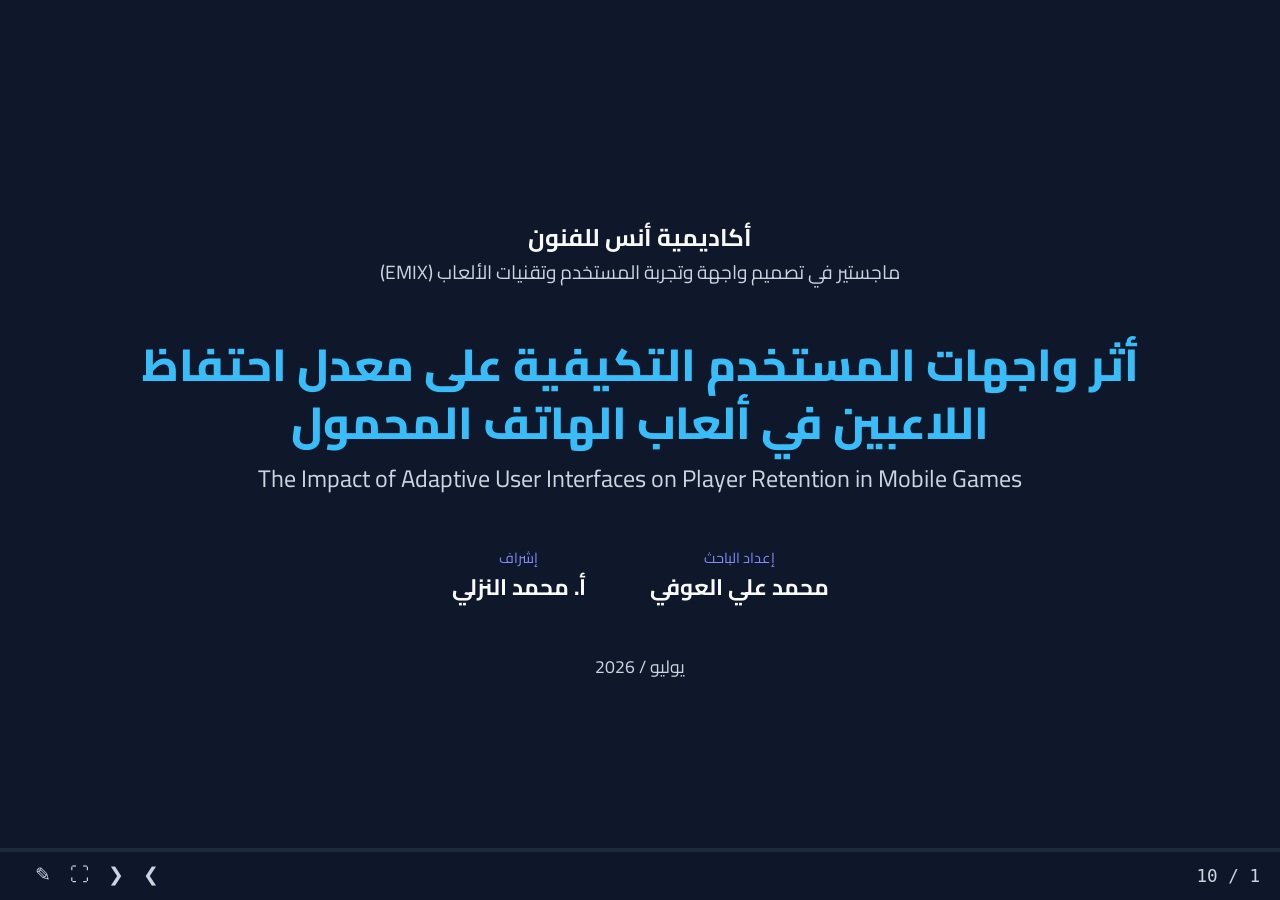
<file: index.html>
<!DOCTYPE html>
<html lang="ar" dir="rtl">
<head>
    <meta charset="UTF-8">
    <meta name="viewport" content="width=device-width, initial-scale=1.0">
    <title>مناقشة رسالة ماجستير - محمد العوفي</title>
    <link rel="stylesheet" href="style.css">
    <!-- استخدام خطوط جوجل الاحترافية -->
    <link href="https://fonts.googleapis.com/css2?family=Cairo:wght@300;400;600;700;800&display=swap" rel="stylesheet">
</head>
<body>

    <!-- واجهة التحكم (Controls) -->
    <div class="controls-overlay" id="controls">
        <div class="progress-container">
            <div class="progress-bar" id="progress-bar"></div>
        </div>
        <div class="controls-bar">
            <div class="slide-counter"><span id="current-slide-num">1</span> / <span id="total-slides-num">10</span></div>
            <div class="control-buttons">
                <button onclick="prevSlide()" title="الشريحة السابقة (السهم الأيمن)">&#10095;</button>
                <button onclick="nextSlide()" title="الشريحة التالية (السهم الأيسر)">&#10094;</button>
                <button onclick="toggleFullscreen()" title="ملء الشاشة (F)">&#x26F6;</button>
                <button onclick="toggleNotes()" title="ملاحظات المتحدث (N)">&#9998;</button>
            </div>
        </div>
    </div>

    <!-- لوحة ملاحظات المتحدث -->
    <div class="speaker-notes-panel" id="notes-panel">
        <h3>ملاحظات المتحدث:</h3>
        <p id="current-notes">لا توجد ملاحظات لهذه الشريحة.</p>
    </div>

    <!-- حاوية الشرائح -->
    <div class="presentation-container">

        <!-- Slide 1: Cover -->
        <section class="slide active">
            <div class="cover-content">
                <h4 class="university">أكاديمية أنس للفنون</h4>
                <p class="program">ماجستير في تصميم واجهة وتجربة المستخدم وتقنيات الألعاب (EMIX)</p>
                
                <h1 class="thesis-title">أثر واجهات المستخدم التكيفية على معدل احتفاظ اللاعبين في ألعاب الهاتف المحمول</h1>
                <h2 class="thesis-subtitle">The Impact of Adaptive User Interfaces on Player Retention in Mobile Games</h2>
                
                <div class="meta-data">
                    <div class="meta-box">
                        <span class="label">إعداد الباحث</span>
                        <span class="value">محمد علي العوفي</span>
                    </div>
                    <div class="meta-box">
                        <span class="label">إشراف</span>
                        <span class="value">أ. محمد النزلي</span>
                    </div>
                </div>
                <div class="date">يوليو / 2026</div>
            </div>
            <div class="speaker-notes">الترحيب باللجنة الكريمة. تقديم الاسم وعنوان البحث بوضوح. الإشارة إلى التخصص والبرنامج الأكاديمي (EMIX).</div>
        </section>

        <!-- Slide 2: Problem Statement -->
        <section class="slide">
            <div class="slide-header">
                <span class="section-tag">01 — مشكلة البحث</span>
                <h2>التسرب المبكر والواجهات الثابتة</h2>
            </div>
            <div class="slide-content dual-column">
                <div class="column problem-card">
                    <h3>الظاهرة (Early Churn)</h3>
                    <p>فقدان نسبة كبيرة من اللاعبين في ألعاب (Free-to-Play) خلال الأيام الأولى، مما يهدد الاستدامة التجارية ونجاح اللعبة.</p>
                </div>
                <div class="column problem-card">
                    <h3>المسبب: الواجهات التقليدية</h3>
                    <ul class="clean-list">
                        <li><strong>تصميم موحد (One-Size-Fits-All):</strong> لا يراعي الفروق الفردية.</li>
                        <li><strong>اللاعب المبتدئ:</strong> يعاني من عبء معرفي زائد وصعوبة في فهم اللعب ⟵ <strong>إحباط</strong>.</li>
                        <li><strong>اللاعب الخبير:</strong> غياب التحدي والمرونة ⟵ <strong>ملل</strong>.</li>
                    </ul>
                </div>
            </div>
            <div class="speaker-notes">التركيز هنا على الجانب التجاري وتجربة المستخدم. لماذا يترك اللاعبون اللعبة مبكراً؟ الواجهات الثابتة هي المتهم الرئيسي لأنها تعامل المبتدئ والخبير بنفس الطريقة.</div>
        </section>

        <!-- Slide 3: Theoretical Framework -->
        <section class="slide">
            <div class="slide-header">
                <span class="section-tag">02 — الإطار النظري</span>
                <h2>الأسس المعرفية لتجربة اللاعب</h2>
            </div>
            <div class="slide-content">
                <div class="theory-diagram">
                    <div class="theory-box">
                        <h3>نظرية العبء المعرفي</h3>
                        <p class="author">(Cognitive Load Theory - Sweller)</p>
                        <p class="desc">تقليل "العبء المعرفي الدخيل" بتبسيط الواجهة وتقديم المعلومات تدريجياً لتقليل تشتت اللاعب الجديد.</p>
                    </div>
                    <div class="connector">⟷</div>
                    <div class="theory-box">
                        <h3>نظرية التدفق</h3>
                        <p class="author">(Flow Theory - Csikszentmihalyi)</p>
                        <p class="desc">الحفاظ على حالة "الاندماج الكامل" بموازنة مستوى التحدي مع مهارة اللاعب لتجنب الملل أو الإحباط.</p>
                    </div>
                </div>
            </div>
            <div class="speaker-notes">لا تقرأ الشريحة، اشرح العلاقة: التدفق هو الهدف، والعبء المعرفي هو العائق. الواجهة التكيفية هي الجسر الذي يقلل العبء ليحافظ على التدفق.</div>
        </section>

        <!-- Slide 4: Gap & Question -->
        <section class="slide">
            <div class="slide-header">
                <span class="section-tag">03 — الفجوة وأسئلة البحث</span>
                <h2>من التحليل إلى التدخل المباشر</h2>
            </div>
            <div class="slide-content">
                <div class="gap-visualization">
                    <div class="gap-item past">
                        <h4>الدراسات السابقة</h4>
                        <p>ركزت على التنبؤ بالتسرب (Prediction) وتخصيص تجربة اللعب بشكل عام.</p>
                    </div>
                    <div class="gap-arrow">↓ الفجوة البحثية ↓</div>
                    <div class="gap-item present highlight-box">
                        <h4>هذا البحث</h4>
                        <p>تطبيق عملي لتكييف عناصر واجهة المستخدم نفسها باستخدام قواعد تفاعلية قابلة للتطبيق (Rule-Based).</p>
                    </div>
                </div>
                <div class="research-question">
                    <h3>السؤال الرئيس:</h3>
                    <p>"ما أثر استخدام واجهات المستخدم التكيفية (AUIs) على معدل احتفاظ اللاعبين في ألعاب الهاتف المحمول؟"</p>
                </div>
            </div>
            <div class="speaker-notes">أشر إلى أن الدراسات السابقة كانت نظرية أو تركز على التنبؤ. بحثي يتدخل فعلياً في الواجهة لتغيير النتيجة. ثم اقرأ السؤال البحثي بوضوح.</div>
        </section>

        <!-- Slide 5: Methodology -->
        <section class="slide">
            <div class="slide-header">
                <span class="section-tag">04 — المنهجية</span>
                <h2>المنهج شبه التجريبي وتصميم العينة</h2>
            </div>
            <div class="slide-content dual-column">
                <div class="column">
                    <h3>بناء النموذج الأولي (Prototype)</h3>
                    <ul class="clean-list">
                        <li>لعبة تفاعلية عبر المتصفح (HTML5, CSS3, JS).</li>
                        <li><strong>نسخة (أ):</strong> واجهة تقليدية (Static).</li>
                        <li><strong>نسخة (ب):</strong> واجهة تكيفية (Rule-Based AUI).</li>
                        <li>آلية اللعب متطابقة تماماً لضمان عزل المتغير المستقل (الواجهة).</li>
                    </ul>
                </div>
                <div class="column">
                    <h3>العينة والتطبيق (Purposive Sample)</h3>
                    <ul class="clean-list">
                        <li><strong>المشاركون:</strong> 8 خبراء متخصصين.</li>
                        <li><strong>الخلفية:</strong> UI/UX وتطوير الألعاب.</li>
                        <li><strong>البيئة:</strong> معسكر التقنيات الناشئة والعوالم الافتراضية (أكاديمية طويق).</li>
                        <li><strong>القياس:</strong> مؤشرات الأداء داخل اللعبة + التقييم الإرشادي.</li>
                    </ul>
                </div>
            </div>
            <div class="speaker-notes">ركز على أن اللعبة نفسها ثابتة، التغيير فقط في الواجهة. واذكر أن العينة متخصصة جداً (خبراء طويق) مما يعطي مصداقية عالية للتقييم الإرشادي.</div>
        </section>

        <!-- Slide 6: Architecture -->
        <section class="slide">
            <div class="slide-header">
                <span class="section-tag">05 — معمارية النظام</span>
                <h2>كيف يعمل النظام التكيفي؟ (Architecture)</h2>
            </div>
            <div class="slide-content">
                <div class="architecture-diagram">
                    <div class="arch-node player">تفاعل اللاعب</div>
                    <div class="arch-arrow">⟷</div>
                    <div class="arch-node ui">واجهة المستخدم</div>
                    <div class="arch-arrow">⟷</div>
                    <div class="arch-group core-engine">
                        <div class="arch-node logging">جمع البيانات (Telemetry)</div>
                        <div class="arch-arrow down">↓</div>
                        <div class="arch-node rules highlight-node">محرك القواعد (Rule Engine)</div>
                        <div class="arch-arrow down">↓</div>
                        <div class="arch-node aui-manager">مدير الواجهات التكيفية</div>
                    </div>
                </div>
            </div>
            <div class="speaker-notes">اشرح التدفق: اللاعب يتفاعل، النظام يسجل البيانات (أخطاء، زمن)، يرسلها لمحرك القواعد، إذا تحقق الشرط، يقوم مدير الواجهة بتغيير العناصر فوراً.</div>
        </section>

        <!-- Slide 7: Rule Engine -->
        <section class="slide">
            <div class="slide-header">
                <span class="section-tag">06 — آلية التكيف (Adaptive Mechanism)</span>
                <h2>التكيف المبني على القواعد (Rule-Based)</h2>
            </div>
            <div class="slide-content">
                <div class="warning-box">
                    <strong>تنويه علمي:</strong> النظام يعتمد على استنتاج منطقي مباشر (If-Then Rules) وليس نماذج ذكاء اصطناعي معقدة، لضمان سرعة الاستجابة وثبات الأداء.
                </div>
                <div class="rules-grid">
                    <div class="rule-card">
                        <h4>الشرط (المؤشر)</h4>
                        <p>تكرار الأخطاء والنقرات الخاطئة</p>
                        <hr>
                        <h4>الإجراء التكيفي</h4>
                        <p>تكبير زر التفاعل الأساسي (تطبيقاً لقانون Fitts).</p>
                    </div>
                    <div class="rule-card">
                        <h4>الشرط (المؤشر)</h4>
                        <p>انخفاض مستوى الأداء وزيادة الزمن</p>
                        <hr>
                        <h4>الإجراء التكيفي</h4>
                        <p>عرض تلميحات إرشادية مختصرة.</p>
                    </div>
                    <div class="rule-card">
                        <h4>الشرط (المؤشر)</h4>
                        <p>ارتفاع العبء المعرفي</p>
                        <hr>
                        <h4>الإجراء التكيفي</h4>
                        <p>إخفاء العناصر البصرية غير الضرورية.</p>
                    </div>
                </div>
            </div>
            <div class="speaker-notes">نقطة قوة البحث: النظام خفيف وسريع وقابل للتطبيق الفوري. لا نحتاج AI معقد لتخفيف العبء، القواعد المنطقية أثبتت كفاءتها. اذكر قانون فيتس كدليل علمي.</div>
        </section>

        <!-- Slide 8: Results -->
        <section class="slide">
            <div class="slide-header">
                <span class="section-tag">07 — النتائج والتقييم</span>
                <h2>مقارنة الأداء: التقليدية ضد التكيفية</h2>
            </div>
            <div class="slide-content">
                <div class="results-layout">
                    <div class="result-metric">
                        <div class="metric-title">العبء المعرفي والأخطاء</div>
                        <div class="metric-value positive">انخفاض ملحوظ</div>
                        <p>الواجهة التكيفية قللت من معدلات الخطأ وزمن إنجاز المهام مقارنة بالثابتة.</p>
                    </div>
                    <div class="result-metric">
                        <div class="metric-title">مؤشر الإحباط</div>
                        <div class="metric-value positive">تراجع كبير</div>
                        <p>استجابة الواجهة السريعة قللت من تشتت اللاعبين.</p>
                    </div>
                    <div class="result-metric">
                        <div class="metric-title">استمرارية التدفق (Flow)</div>
                        <div class="metric-value positive">توازن أفضل</div>
                        <p>التعديل التلقائي حافظ على توافق التحدي مع مهارة اللاعب.</p>
                    </div>
                    <div class="result-metric highlight-metric">
                        <div class="metric-title">نية الاحتفاظ (Retention)</div>
                        <div class="metric-value gold">ارتفاع مباشر</div>
                        <p>تحسن تجربة الاستخدام انعكس إيجاباً على التقييم الإرشادي للخبراء.</p>
                    </div>
                </div>
            </div>
            <div class="speaker-notes">النتائج أكدت الفرضية: الواجهة التكيفية قللت الأخطاء والوقت، مما خفض الإحباط، وحافظ على التدفق. النتيجة النهائية: نية أعلى للبقاء في اللعبة (تقليل التسرب).</div>
        </section>

        <!-- Slide 9: Conclusion -->
        <section class="slide">
            <div class="slide-header">
                <span class="section-tag">08 — الخاتمة والتوصيات</span>
                <h2>الاستنتاجات والعمل المستقبلي</h2>
            </div>
            <div class="slide-content dual-column">
                <div class="column">
                    <h3>المساهمة العلمية والاستنتاج</h3>
                    <ul class="clean-list">
                        <li>إثبات جدوى (Rule-Based AUI) كحل عملي وفعال لظاهرة التسرب المبكر.</li>
                        <li>التصميم التكيفي يقدم استجابة أعلى من التصميم الثابت دون كسر ميكانيكا اللعبة.</li>
                        <li>عزل محرك القواعد عن منطق اللعبة يحافظ على استقرار النظام.</li>
                    </ul>
                </div>
                <div class="column">
                    <h3>التوصيات والدراسات المستقبلية</h3>
                    <ul class="clean-list">
                        <li><strong>للمطورين:</strong> تبني مفاهيم واجهات المستخدم التكيفية بشكل مبكر.</li>
                        <li><strong>توسيع النطاق:</strong> تطبيق التكيف على عناصر إضافية داخل الألعاب.</li>
                        <li><strong>مستقبلاً:</strong> تجربة آليات التعلم الآلي (ML)، واختبارها على أنماط ألعاب مختلفة وعينات جماهيرية أوسع.</li>
                    </ul>
                </div>
            </div>
            <div class="speaker-notes">التأكيد على أن محرك القواعد منفصل عن اللعبة، مما يسهل تطبيقه للمطورين. التوصية للمستقبل هي دمج تعلم الآلة وتجربتها على ألعاب مختلفة. اختم بشكر اللجنة.</div>
        </section>
        
        <!-- Slide 10: End -->
        <section class="slide center-content">
            <h1 class="thesis-title">شكراً لاستماعكم</h1>
            <p>يسعدني تلقي ملاحظاتكم والإجابة على أسئلتكم.</p>
            <div class="speaker-notes">ابتسم، خذ نفساً عميقاً، وكن مستعداً للدفاع عن بحثك.</div>
        </section>

    </div>

    <script src="script.js"></script>
</body>
</html>
</file>
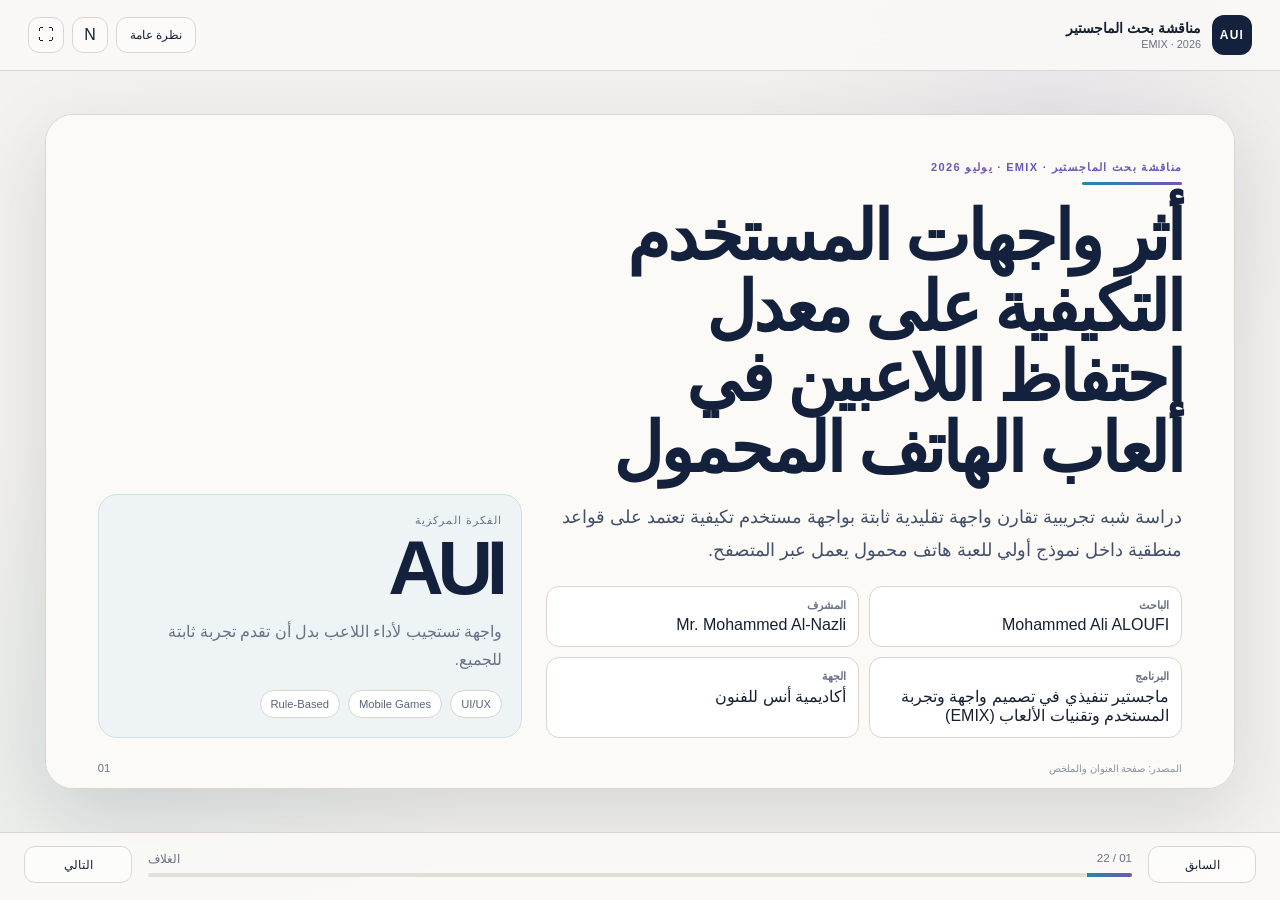
<file: aui-thesis-defense-ar/index.html>
<!doctype html>
<html lang="ar" dir="rtl">
<head>
<meta charset="utf-8">
<meta name="viewport" content="width=device-width, initial-scale=1">
<title>أثر واجهات المستخدم التكيفية على معدل احتفاظ اللاعبين</title>
<link rel="stylesheet" href="style.css">
</head>
<body>
<div class="shell">
  <header class="topbar">
    <div class="brand">
      <div class="brand-mark">AUI</div>
      <div>
        <div class="brand-title">مناقشة بحث الماجستير</div>
        <div class="brand-sub">EMIX · 2026</div>
      </div>
    </div>
    <div class="actions">
      <button id="overviewBtn" class="ghost" title="نظرة عامة (O)">نظرة عامة</button>
      <button id="notesBtn" class="icon" title="ملاحظات المقدم (N)">N</button>
      <button id="fsBtn" class="icon" title="ملء الشاشة (F)">⛶</button>
    </div>
  </header>

  <main id="stage" class="stage"></main>

  <div id="overview" class="overlay hidden">
    <div class="overlay-card">
      <div class="overlay-head"><strong>نظرة عامة على العرض</strong><button id="closeOverview" class="icon">×</button></div>
      <div id="overviewGrid" class="overview-grid"></div>
    </div>
  </div>

  <aside id="notes" class="notes">
    <div class="notes-head"><span>ملاحظات المقدم</span><button id="closeNotes" class="icon">×</button></div>
    <div id="notesBody" class="notes-body"></div>
  </aside>

  <footer class="footer">
    <button id="prev" class="nav">السابق</button>
    <div class="meter">
      <div class="meta"><span id="count">01 / 22</span><span id="title">العنوان</span></div>
      <div class="track"><div id="bar" class="bar"></div></div>
    </div>
    <button id="next" class="nav">التالي</button>
  </footer>
</div>
<script src="script.js"></script>
</body>
</html>
</file>
<file: style.css>
/* ========================================================
   Design System & Variables
   ======================================================== */
:root {
    --bg-dark: #0f172a;        /* Slate 900 - Background */
    --bg-panel: #1e293b;       /* Slate 800 - Cards */
    --text-main: #f8fafc;      /* Slate 50 - Primary Text */
    --text-muted: #cbd5e1;     /* Slate 300 - Secondary Text */
    --accent-primary: #38bdf8; /* Sky 400 - Main Accent */
    --accent-secondary: #818cf8;/* Indigo 400 - Second Accent */
    --accent-gold: #fbbf24;    /* Amber 400 - Highlights/Results */
    --font-family: 'Cairo', sans-serif;
    --transition-speed: 0.4s;
}

* {
    box-sizing: border-box;
    margin: 0;
    padding: 0;
}

body {
    background-color: var(--bg-dark);
    color: var(--text-main);
    font-family: var(--font-family);
    overflow: hidden; /* Hide scrollbars for presentation */
    line-height: 1.6;
}

/* ========================================================
   Layout & Slides
   ======================================================== */
.presentation-container {
    width: 100vw;
    height: 100vh;
    position: relative;
    display: flex;
    justify-content: center;
    align-items: center;
}

.slide {
    width: 90%;
    max-width: 1200px;
    height: 80%;
    display: none; /* Hidden by default */
    flex-direction: column;
    opacity: 0;
    transform: translateY(20px);
    transition: opacity var(--transition-speed) ease, transform var(--transition-speed) ease;
}

.slide.active {
    display: flex;
    opacity: 1;
    transform: translateY(0);
}

.center-content {
    justify-content: center;
    align-items: center;
    text-align: center;
}

/* ========================================================
   Typography
   ======================================================== */
h1.thesis-title {
    font-size: 2.8rem;
    color: var(--accent-primary);
    margin-bottom: 0.5rem;
    font-weight: 800;
    line-height: 1.3;
}

h2.thesis-subtitle {
    font-size: 1.5rem;
    color: var(--text-muted);
    margin-bottom: 3rem;
    font-weight: 400;
    direction: ltr; /* English subtitle */
}

.slide-header {
    margin-bottom: 2rem;
    border-bottom: 2px solid var(--bg-panel);
    padding-bottom: 1rem;
}

.slide-header h2 {
    font-size: 2.2rem;
    font-weight: 700;
    color: var(--text-main);
}

.section-tag {
    font-size: 1rem;
    color: var(--accent-primary);
    text-transform: uppercase;
    letter-spacing: 1px;
    font-weight: 700;
}

/* ========================================================
   Cover Slide Specifics
   ======================================================== */
.cover-content {
    text-align: center;
    margin-top: auto;
    margin-bottom: auto;
}

.university {
    font-size: 1.5rem;
    color: var(--text-main);
}

.program {
    font-size: 1.2rem;
    color: var(--text-muted);
    margin-bottom: 3rem;
}

.meta-data {
    display: flex;
    justify-content: center;
    gap: 4rem;
    margin-bottom: 3rem;
}

.meta-box {
    display: flex;
    flex-direction: column;
}

.meta-box .label {
    font-size: 0.9rem;
    color: var(--accent-secondary);
}

.meta-box .value {
    font-size: 1.4rem;
    font-weight: 700;
}

.date {
    font-size: 1.1rem;
    color: var(--text-muted);
}

/* ========================================================
   Content Layouts
   ======================================================== */
.slide-content {
    flex: 1;
    display: flex;
    flex-direction: column;
    justify-content: center;
}

.dual-column {
    flex-direction: row;
    gap: 3rem;
}

.column {
    flex: 1;
}

.column h3 {
    color: var(--accent-primary);
    margin-bottom: 1rem;
    font-size: 1.6rem;
}

.clean-list {
    list-style: none;
}

.clean-list li {
    margin-bottom: 1.2rem;
    padding-right: 1.5rem;
    position: relative;
    font-size: 1.2rem;
}

.clean-list li::before {
    content: "■";
    position: absolute;
    right: 0;
    color: var(--accent-secondary);
    font-size: 0.8rem;
    top: 6px;
}

/* Cards & Visuals */
.problem-card {
    background: var(--bg-panel);
    padding: 2rem;
    border-radius: 12px;
    border-right: 4px solid var(--accent-primary);
}

.theory-diagram {
    display: flex;
    justify-content: center;
    align-items: center;
    gap: 2rem;
}

.theory-box {
    background: var(--bg-panel);
    padding: 2rem;
    border-radius: 12px;
    text-align: center;
    width: 40%;
    border-top: 4px solid var(--accent-secondary);
}

.theory-box .author {
    color: var(--accent-primary);
    font-size: 0.9rem;
    margin-bottom: 1rem;
    direction: ltr;
}

.connector {
    font-size: 3rem;
    color: var(--text-muted);
}

.gap-visualization {
    display: flex;
    flex-direction: column;
    align-items: center;
    margin-bottom: 2rem;
}

.gap-item {
    background: var(--bg-panel);
    padding: 1.5rem;
    border-radius: 8px;
    width: 60%;
    text-align: center;
}

.gap-arrow {
    margin: 1rem 0;
    color: var(--accent-secondary);
    font-weight: 700;
}

.highlight-box {
    border: 2px solid var(--accent-primary);
    box-shadow: 0 0 15px rgba(56, 189, 248, 0.2);
}

.research-question {
    text-align: center;
    background: rgba(56, 189, 248, 0.1);
    padding: 1.5rem;
    border-radius: 8px;
    border: 1px solid var(--accent-primary);
}

.research-question h3 { color: var(--accent-gold); margin-bottom: 0.5rem;}
.research-question p { font-size: 1.4rem; font-weight: 700; }

/* Architecture Diagram */
.architecture-diagram {
    display: flex;
    align-items: center;
    justify-content: center;
    gap: 1.5rem;
    background: var(--bg-panel);
    padding: 3rem;
    border-radius: 12px;
}

.arch-node {
    background: var(--bg-dark);
    border: 2px solid var(--text-muted);
    padding: 1rem 1.5rem;
    border-radius: 8px;
    font-weight: 600;
    text-align: center;
}

.arch-node.highlight-node {
    border-color: var(--accent-gold);
    color: var(--accent-gold);
}

.arch-arrow {
    font-size: 2rem;
    color: var(--accent-secondary);
}

.arch-arrow.down {
    text-align: center;
    line-height: 0.5;
    margin: 0.5rem 0;
}

.arch-group {
    border: 2px dashed var(--accent-secondary);
    padding: 1.5rem;
    border-radius: 12px;
    display: flex;
    flex-direction: column;
}

/* Rules Grid */
.warning-box {
    background: rgba(251, 191, 36, 0.1);
    border-right: 4px solid var(--accent-gold);
    padding: 1rem;
    margin-bottom: 2rem;
    font-size: 1.1rem;
}

.rules-grid {
    display: grid;
    grid-template-columns: repeat(3, 1fr);
    gap: 1.5rem;
}

.rule-card {
    background: var(--bg-panel);
    padding: 1.5rem;
    border-radius: 8px;
    border-top: 3px solid var(--accent-primary);
}

.rule-card h4 { color: var(--text-muted); font-size: 0.9rem; }
.rule-card p { font-size: 1.1rem; font-weight: 600; margin-bottom: 1rem;}
.rule-card hr { border: 0; border-top: 1px solid var(--text-muted); margin: 1rem 0; opacity: 0.3;}

/* Results */
.results-layout {
    display: grid;
    grid-template-columns: repeat(2, 1fr);
    gap: 2rem;
}

.result-metric {
    background: var(--bg-panel);
    padding: 2rem;
    border-radius: 12px;
}

.metric-title { font-size: 1.2rem; color: var(--text-muted); }
.metric-value { font-size: 2rem; font-weight: 800; margin: 0.5rem 0; }
.metric-value.positive { color: var(--accent-primary); }
.metric-value.gold { color: var(--accent-gold); }
.highlight-metric { border: 2px solid var(--accent-gold); box-shadow: 0 0 20px rgba(251, 191, 36, 0.1); }

/* ========================================================
   Controls & UI
   ======================================================== */
.controls-overlay {
    position: fixed;
    bottom: 0;
    left: 0;
    width: 100%;
    z-index: 100;
}

.progress-container {
    height: 4px;
    background: var(--bg-panel);
    width: 100%;
}

.progress-bar {
    height: 100%;
    background: var(--accent-primary);
    width: 0%;
    transition: width 0.3s ease;
}

.controls-bar {
    display: flex;
    justify-content: space-between;
    align-items: center;
    padding: 10px 20px;
    background: rgba(15, 23, 42, 0.9);
    backdrop-filter: blur(5px);
}

.slide-counter {
    font-size: 1.1rem;
    color: var(--text-muted);
    font-family: monospace;
}

.control-buttons button {
    background: transparent;
    border: none;
    color: var(--text-muted);
    font-size: 1.2rem;
    margin-left: 15px;
    cursor: pointer;
    transition: color 0.2s;
}

.control-buttons button:hover {
    color: var(--accent-primary);
}

/* ========================================================
   Speaker Notes
   ======================================================== */
.speaker-notes {
    display: none; /* Never show inside slide */
}

.speaker-notes-panel {
    position: fixed;
    bottom: 50px;
    right: 20px;
    width: 400px;
    background: var(--accent-gold);
    color: var(--bg-dark);
    padding: 15px;
    border-radius: 8px;
    box-shadow: 0 5px 15px rgba(0,0,0,0.5);
    z-index: 1000;
    display: none; /* Hidden by default */
    border: 2px solid #000;
}

.speaker-notes-panel h3 { margin-bottom: 10px; font-size: 1.1rem; border-bottom: 1px solid rgba(0,0,0,0.2); padding-bottom: 5px;}
.speaker-notes-panel p { font-size: 1rem; font-weight: 600; }
</file>
<file: aui-thesis-defense-ar/style.css>
:root{
  --bg:#f4f2ee;
  --paper:#fbfaf7;
  --ink:#162033;
  --muted:#697286;
  --line:#d9d6cf;
  --navy:#14213d;
  --blue:#1f8aa8;
  --violet:#6f56b6;
  --soft:#eef4f6;
  --good:#2f8669;
  --warm:#a66a38;
  --shadow:0 26px 80px rgba(22,32,51,.14);
}
*{box-sizing:border-box}
html,body{margin:0;height:100%;background:var(--bg);color:var(--ink);font-family:"Segoe UI",Tahoma,Arial,sans-serif}
body{overflow:hidden}
button{font:inherit}
.shell{height:100vh;display:grid;grid-template-rows:auto 1fr auto;background:
radial-gradient(circle at 82% 12%,rgba(111,86,182,.08),transparent 24%),
radial-gradient(circle at 10% 84%,rgba(31,138,168,.06),transparent 25%),
var(--bg)}
.topbar{display:flex;align-items:center;justify-content:space-between;padding:15px 28px;border-bottom:1px solid var(--line);background:rgba(251,250,247,.84);backdrop-filter:blur(18px);z-index:20}
.brand{display:flex;align-items:center;gap:11px}.brand-mark{width:40px;height:40px;border-radius:12px;display:grid;place-items:center;background:var(--navy);color:white;font-weight:800;font-size:.75rem;letter-spacing:.1em}
.brand-title{font-weight:700;font-size:.88rem}.brand-sub{color:var(--muted);font-size:.68rem;margin-top:2px}
.actions{display:flex;gap:8px}.ghost,.icon,.nav{border:1px solid var(--line);background:rgba(255,255,255,.45);color:var(--ink);border-radius:11px;cursor:pointer}
.ghost{padding:9px 13px;font-size:.75rem}.icon{width:36px;height:36px}.nav{padding:10px 16px;min-width:108px;font-size:.78rem}
button:hover{border-color:#b6b0a5;transform:translateY(-1px)}
.stage{position:relative;min-height:0;display:flex;align-items:center;justify-content:center;padding:28px 34px}
.slide{width:min(1280px,93vw);height:min(700px,75vh);min-height:500px;position:absolute;opacity:0;pointer-events:none;transform:translateY(14px) scale(.99);transition:.34s cubic-bezier(.2,.75,.2,1)}
.slide.active{opacity:1;pointer-events:auto;transform:none}
.card{height:100%;background:var(--paper);border:1px solid var(--line);border-radius:28px;box-shadow:var(--shadow);overflow:auto;padding:46px 52px;display:grid;gap:24px}
.kicker{color:var(--violet);font-size:.69rem;letter-spacing:.12em;text-transform:uppercase;font-weight:800}
h1{font-size:clamp(3rem,5.4vw,5.6rem);line-height:1.02;letter-spacing:-.045em;margin:0;color:var(--navy)}
h2{font-size:clamp(2rem,3.6vw,3.1rem);line-height:1.08;letter-spacing:-.03em;margin:0;color:var(--navy)}
h3{margin:0;font-size:1.03rem}.lead{font-size:1.13rem;line-height:1.8;color:#42506a;max-width:900px}.muted{color:var(--muted);line-height:1.75}
.grid2{display:grid;grid-template-columns:1.02fr .98fr;gap:28px}.grid3{display:grid;grid-template-columns:repeat(3,1fr);gap:16px}.grid4{display:grid;grid-template-columns:repeat(4,1fr);gap:14px}
.panel{border:1px solid var(--line);border-radius:19px;padding:19px;background:white}.panel.soft{background:var(--soft);border-color:#cfe0e5}.panel.good{background:#edf6f1;border-color:#cfe4da}.panel.warm{background:#f8f0e8;border-color:#ead9c8}
.label{font-size:.66rem;text-transform:uppercase;letter-spacing:.1em;color:var(--muted);margin-bottom:7px}.big{font-size:4.8rem;font-weight:800;letter-spacing:-.08em;color:var(--navy);line-height:.9}
.callout{padding:24px 26px;border-right:3px solid var(--blue);background:linear-gradient(270deg,rgba(31,138,168,.08),transparent);border-radius:16px 0 0 16px}
.quote{font-size:1.5rem;line-height:1.6;color:var(--navy);margin:0}
.tags{display:flex;flex-wrap:wrap;gap:8px}.tag{padding:7px 10px;border:1px solid var(--line);border-radius:999px;font-size:.7rem;color:#5a6478;background:#fff}
.list{display:grid;gap:12px}.item{display:flex;gap:10px;align-items:flex-start;line-height:1.65}.item:before{content:"";width:8px;height:8px;border-radius:50%;background:var(--blue);margin-top:.65em;flex:0 0 auto}
.compare{display:grid;grid-template-columns:1fr 1fr;gap:18px}.compare-box{border:1px solid var(--line);border-radius:22px;overflow:hidden;background:#fff}.compare-box img{width:100%;height:300px;object-fit:contain;background:#121a31}.compare-box .txt{padding:18px}
.figure{display:grid;grid-template-columns:minmax(240px,.65fr) 1fr;gap:24px;align-items:center}.figure img{width:100%;max-height:450px;object-fit:contain;background:#fff;border:1px solid var(--line);border-radius:18px;padding:8px}
.flow{display:grid;grid-template-columns:1fr auto 1fr auto 1fr;gap:10px;align-items:center}.flowbox{padding:18px;border:1px solid var(--line);border-radius:16px;background:white;min-height:110px}.arrow{color:#8993a5;font-size:1.3rem}
.steps{display:grid;grid-template-columns:repeat(4,1fr);gap:12px}.step{padding:16px;border:1px solid var(--line);border-radius:16px;background:white;min-height:120px}.step b{display:block;font-size:.75rem;margin-bottom:8px;color:var(--violet)}
.matrix{border-collapse:separate;border-spacing:0;width:100%;border:1px solid var(--line);border-radius:16px;overflow:hidden;font-size:.83rem;background:white}.matrix th,.matrix td{padding:13px 14px;border-bottom:1px solid var(--line);text-align:right}.matrix th{background:#f2f1ed;color:#5c6678;font-size:.68rem}.matrix tr:last-child td{border-bottom:0}
.footer{display:flex;align-items:center;gap:16px;padding:13px 24px 17px;border-top:1px solid var(--line);background:rgba(251,250,247,.88);backdrop-filter:blur(16px);z-index:20}.meter{flex:1}.meta{display:flex;justify-content:space-between;color:var(--muted);font-size:.72rem;margin-bottom:7px}.track{height:4px;background:#e2dfd7;border-radius:999px;overflow:hidden}.bar{height:100%;background:linear-gradient(90deg,var(--blue),var(--violet));width:0%;transition:.3s}
.notes{position:absolute;left:24px;top:76px;width:min(420px,90vw);height:calc(100vh - 140px);background:rgba(21,29,46,.98);color:white;border-radius:20px;z-index:50;box-shadow:0 24px 60px rgba(0,0,0,.28);transform:translateY(-8px);opacity:0;pointer-events:none;transition:.2s}.notes.open{opacity:1;transform:none;pointer-events:auto}
.notes-head{display:flex;align-items:center;justify-content:space-between;padding:14px 16px;border-bottom:1px solid rgba(255,255,255,.12);font-size:.76rem;letter-spacing:.08em;text-transform:uppercase}.notes-body{padding:20px;overflow:auto;height:calc(100% - 58px);line-height:1.8;color:#dfe7f2;font-size:.88rem}
.overlay{position:absolute;inset:0;z-index:60;background:rgba(20,28,45,.28);backdrop-filter:blur(10px);display:grid;place-items:center}.hidden{display:none}.overlay-card{width:min(980px,90vw);max-height:82vh;background:var(--paper);border:1px solid var(--line);border-radius:22px;box-shadow:var(--shadow);overflow:auto}.overlay-head{display:flex;justify-content:space-between;align-items:center;padding:16px 18px;border-bottom:1px solid var(--line)}.overview-grid{padding:18px;display:grid;grid-template-columns:repeat(4,1fr);gap:10px}.ov{padding:14px;border:1px solid var(--line);background:white;border-radius:14px;text-align:right;cursor:pointer}.ov strong{display:block;font-size:.72rem;color:var(--violet)}.ov span{display:block;margin-top:5px;font-size:.78rem}
.source{font-size:.65rem;color:#8a91a0}.footer-note{display:flex;justify-content:space-between;align-items:center;color:var(--muted);font-size:.7rem}
.title-grid{display:grid;grid-template-columns:1.2fr .8fr;gap:24px;align-items:end}.meta-grid{display:grid;grid-template-columns:repeat(2,1fr);gap:10px;margin-top:20px}.meta-box{padding:12px;border:1px solid var(--line);border-radius:13px;background:white}.meta-box b{display:block;font-size:.68rem;color:var(--muted);margin-bottom:4px}.hero-line{width:100px;height:3px;background:linear-gradient(90deg,var(--blue),var(--violet));border-radius:99px;margin:8px 0 16px}
.center{display:grid;place-items:center}.emphasis{color:var(--blue)}.emphasis2{color:var(--violet)}
@media(max-width:1000px){.slide{height:72vh;min-height:0}.card{padding:30px}.grid2,.title-grid,.figure{grid-template-columns:1fr}.grid3{grid-template-columns:1fr}.grid4,.steps{grid-template-columns:repeat(2,1fr)}.flow{grid-template-columns:1fr}.arrow{transform:rotate(90deg)}.overview-grid{grid-template-columns:repeat(2,1fr)}}
@media(max-width:680px){.topbar{padding:11px 13px}.ghost{display:none}.stage{padding:14px 10px}.slide{width:96vw;height:69vh}.card{padding:22px 18px;border-radius:18px}.grid4,.steps,.meta-grid,.compare{grid-template-columns:1fr}.footer{padding:10px 12px}.nav{min-width:auto}.overview-grid{grid-template-columns:1fr}h1{font-size:2.5rem}h2{font-size:1.85rem}}
</file>
